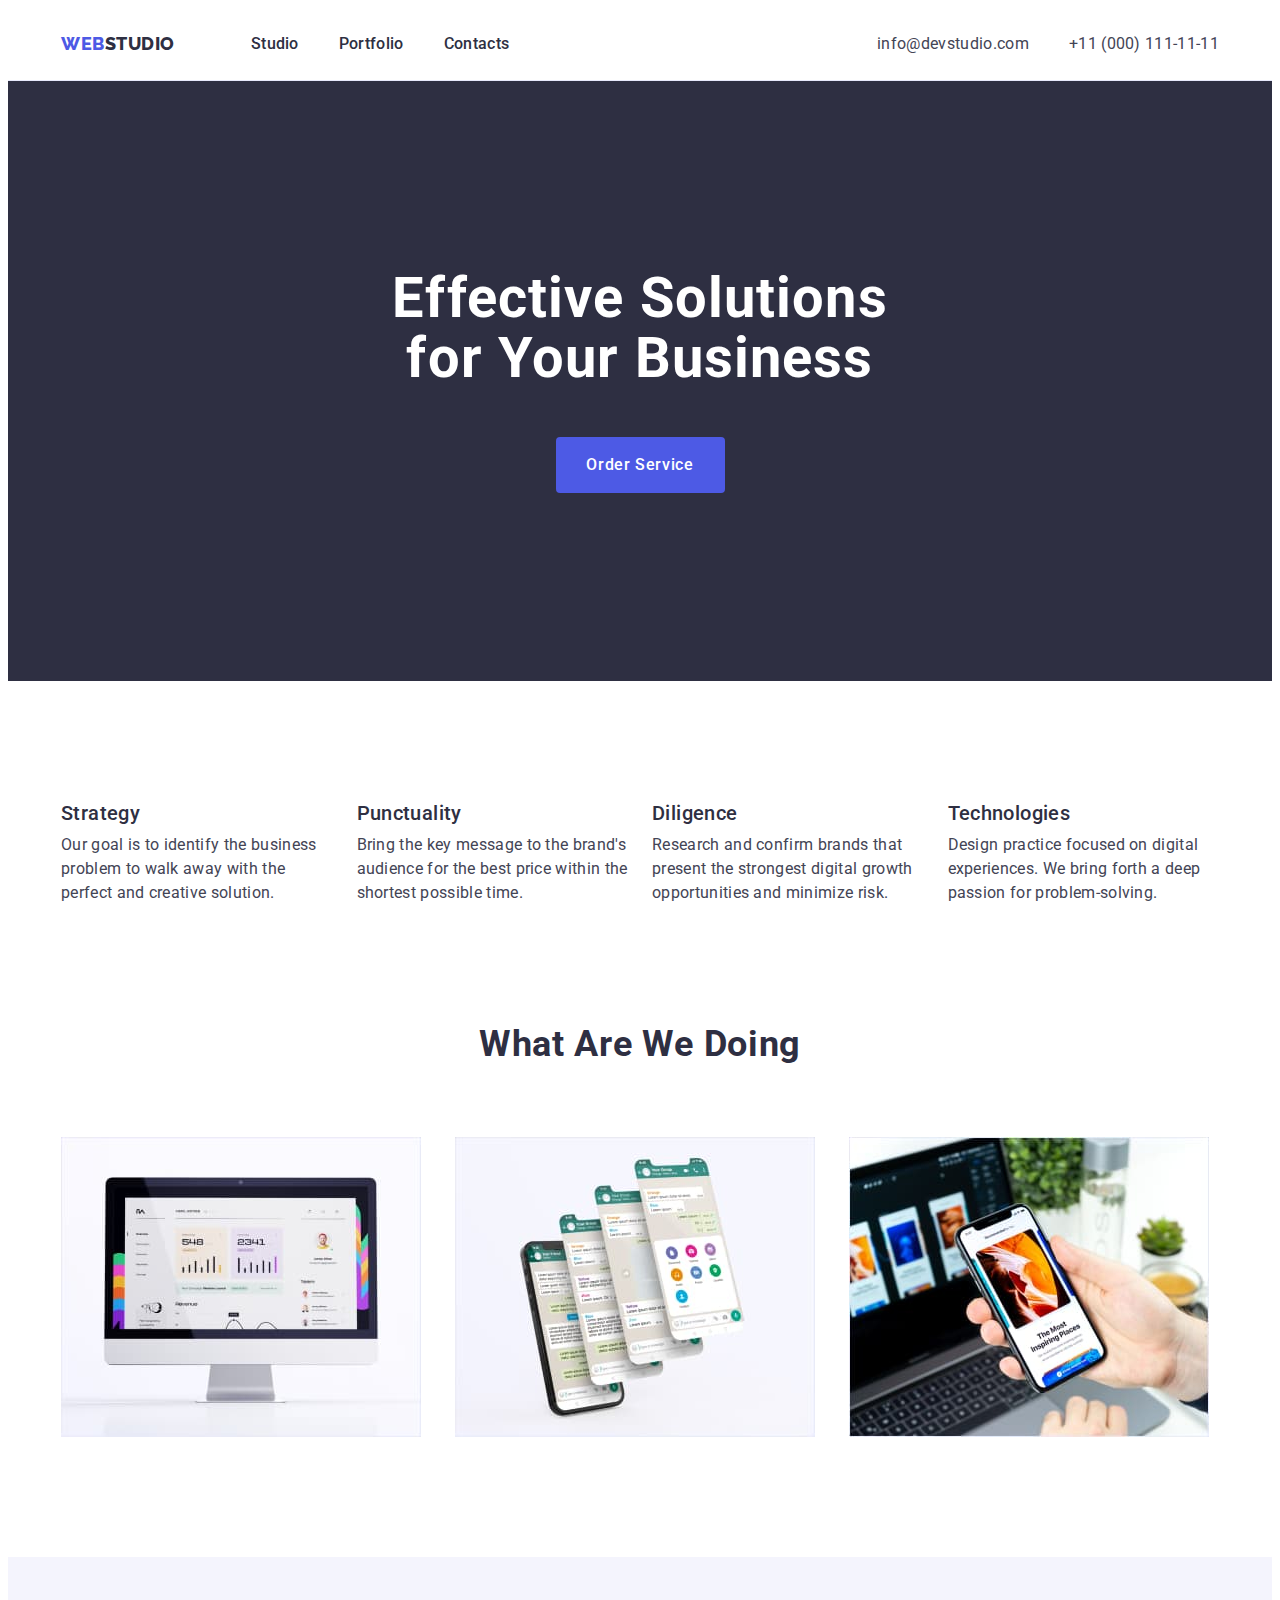
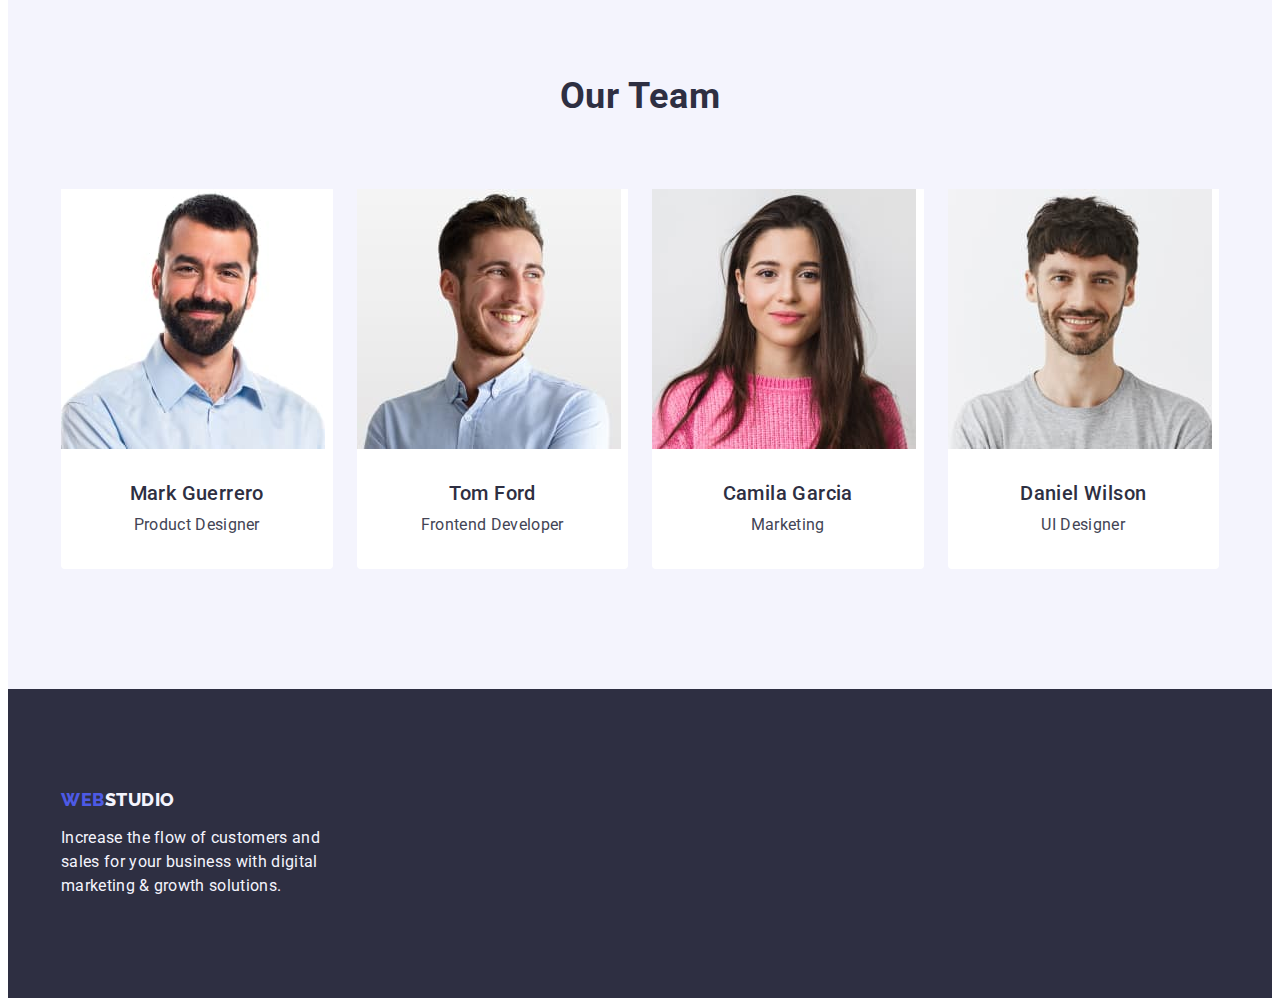
<file: index.html>
<!DOCTYPE html>
<html lang="en">
  <head>
    <meta charset="UTF-8" />
    <meta http-equiv="X-UA-Compatible" content="IE=edge" />
    <meta name="viewport" content="width=device-width, initial-scale=1.0" />
    <title>Document</title>
    <link rel="preconnect" href="https://fonts.googleapis.com" />
    <link rel="preconnect" href="https://fonts.gstatic.com" crossorigin />
    <link
      href="https://fonts.googleapis.com/css2?family=Raleway:wght@800&family=Roboto:wght@400;500;700;900&display=swap"
      rel="stylesheet"
    />
    <link
      rel="stylesheet"
      href="https://cdnjs.cloudflare.com/ajax/libs/modern-normalize/2.0.0/modern-normalize.min.css"
      integrity="sha512-4xo8blKMVCiXpTaLzQSLSw3KFOVPWhm/TRtuPVc4WG6kUgjH6J03IBuG7JZPkcWMxJ5huwaBpOpnwYElP/m6wg=="
      crossorigin="anonymous"
      referrerpolicy="no-referrer"
    />
    <link rel="stylesheet" href="./css/styles.css" />
  </head>
  <body>
    <!--HEADER-->
    <header class="header">
      <div class="container container-header">
        <nav class="page-nav">
          <a class="logo link" href="./index.html"
            >Web<span class="logo-studio">Studio</span></a
          >
          <ul class="menu list">
            <li class="menu-item">
              <a class="menu-link link" href="./index.html">Studio</a>
            </li>
            <li class="menu-item">
              <a class="menu-link link" href="./portfolio.html">Portfolio</a>
            </li>
            <li class="menu-item">
              <a class="menu-link link" href="">Contacts</a>
            </li>
          </ul>
        </nav>
        <address class="address">
          <ul class="address-list list">
            <li class="address-item">
              <a class="address-link link" href="mailto:info@devstudio.com"
                >info@devstudio.com</a
              >
            </li>
            <li class="address-item">
              <a class="address-link link" href="tel:+110001111111"
                >+11 (000) 111-11-11</a
              >
            </li>
          </ul>
        </address>
      </div>
    </header>
    <main>
      <!--HERO-->
      <section class="hero">
        <div class="container">
          <h1 class="hero-title">Effective Solutions for Your Business</h1>
          <button class="hero-btn" type="button">Order Service</button>
        </div>
      </section>
      <!--ABOUT-->
      <section class="about">
        <div class="container">
          <h2 class="visually-hidden">Personality</h2>
          <ul class="about-list list">
            <li class="about-list-item">
              <h3 class="about-item-title">Strategy</h3>
              <p class="about-item-text">
                Our goal is to identify the business problem to walk away with
                the perfect and creative solution.
              </p>
            </li>
            <li class="about-list-item">
              <h3 class="about-item-title">Punctuality</h3>
              <p class="about-item-text">
                Bring the key message to the brand's audience for the best price
                within the shortest possible time.
              </p>
            </li>
            <li class="about-list-item">
              <h3 class="about-item-title">Diligence</h3>
              <p class="about-item-text">
                Research and confirm brands that present the strongest digital
                growth opportunities and minimize risk.
              </p>
            </li>
            <li class="about-list-item">
              <h3 class="about-item-title">Technologies</h3>
              <p class="about-item-text">
                Design practice focused on digital experiences. We bring forth a
                deep passion for problem-solving.
              </p>
            </li>
          </ul>
        </div>
      </section>
      <!--PROJEKT-->
      <section class="projekt">
        <div class="container">
          <h2 class="projekt-title">What are we doing</h2>
          <ul class="projekt-list list">
            <li class="project-item">
              <img
                src="./images/wat-are-we-doing/img1.jpg"
                alt="Monitor picture"
                width="360"
                height="300"
              />
            </li>
            <li class="project-item">
              <img
                src="./images//wat-are-we-doing/img2.jpg"
                alt="Phone picture"
                width="360"
                height="300"
              />
            </li>
            <li class="project-item">
              <img
                src="./images//wat-are-we-doing/img3.jpg"
                alt="Laptop image"
                width="360"
                height="300"
              />
            </li>
          </ul>
        </div>
      </section>
      <!--TEAM-->
      <section class="team">
        <div class="container">
          <h2 class="team-title">Our Team</h2>
          <ul class="team-list list">
            <li class="team-item">
              <img
                src="./images/team/mark-guerrero.jpg"
                alt="Photo by Mark Guerrero"
                width="264"
                height="260"
              />
              <div class="caption-team-img">
                <h3 class="team-name">Mark Guerrero</h3>
                <p class="team-profession">Product Designer</p>
              </div>
            </li>
            <li class="team-item">
              <img
                src="./images/team/tom-ford.jpg"
                alt="Photo by Tom Ford"
                width="264"
                height="260"
              />
              <div class="caption-team-img">
                <h3 class="team-name">Tom Ford</h3>
                <p class="team-profession">Frontend Developer</p>
              </div>
            </li>
            <li class="team-item">
              <img
                src="./images/team/camila-garcia.jpg"
                alt="Photo by Camila Garcia"
                width="264"
                height="260"
              />
              <div class="caption-team-img">
                <h3 class="team-name">Camila Garcia</h3>
                <p class="team-profession">Marketing</p>
              </div>
            </li>
            <li class="team-item">
              <img
                src="./images/team/daniel-wilson.jpg"
                alt="Photo by Daniel Wilson"
                width="264"
                height="260"
              />
              <div class="caption-team-img">
                <h3 class="team-name">Daniel Wilson</h3>
                <p class="team-profession">UI Designer</p>
              </div>
            </li>
          </ul>
        </div>
      </section>
    </main>
    <!--FOOTER-->
    <footer class="footer">
      <div class="container">
        <a class="logo link logo-footer" href="./index.html"
          >Web<span class="logo-studio studio">Studio</span></a
        >
        <p class="footer-text">
          Increase the flow of customers and sales for your business with
          digital marketing & growth solutions.
        </p>
      </div>
    </footer>
  </body>
</html>
</file>
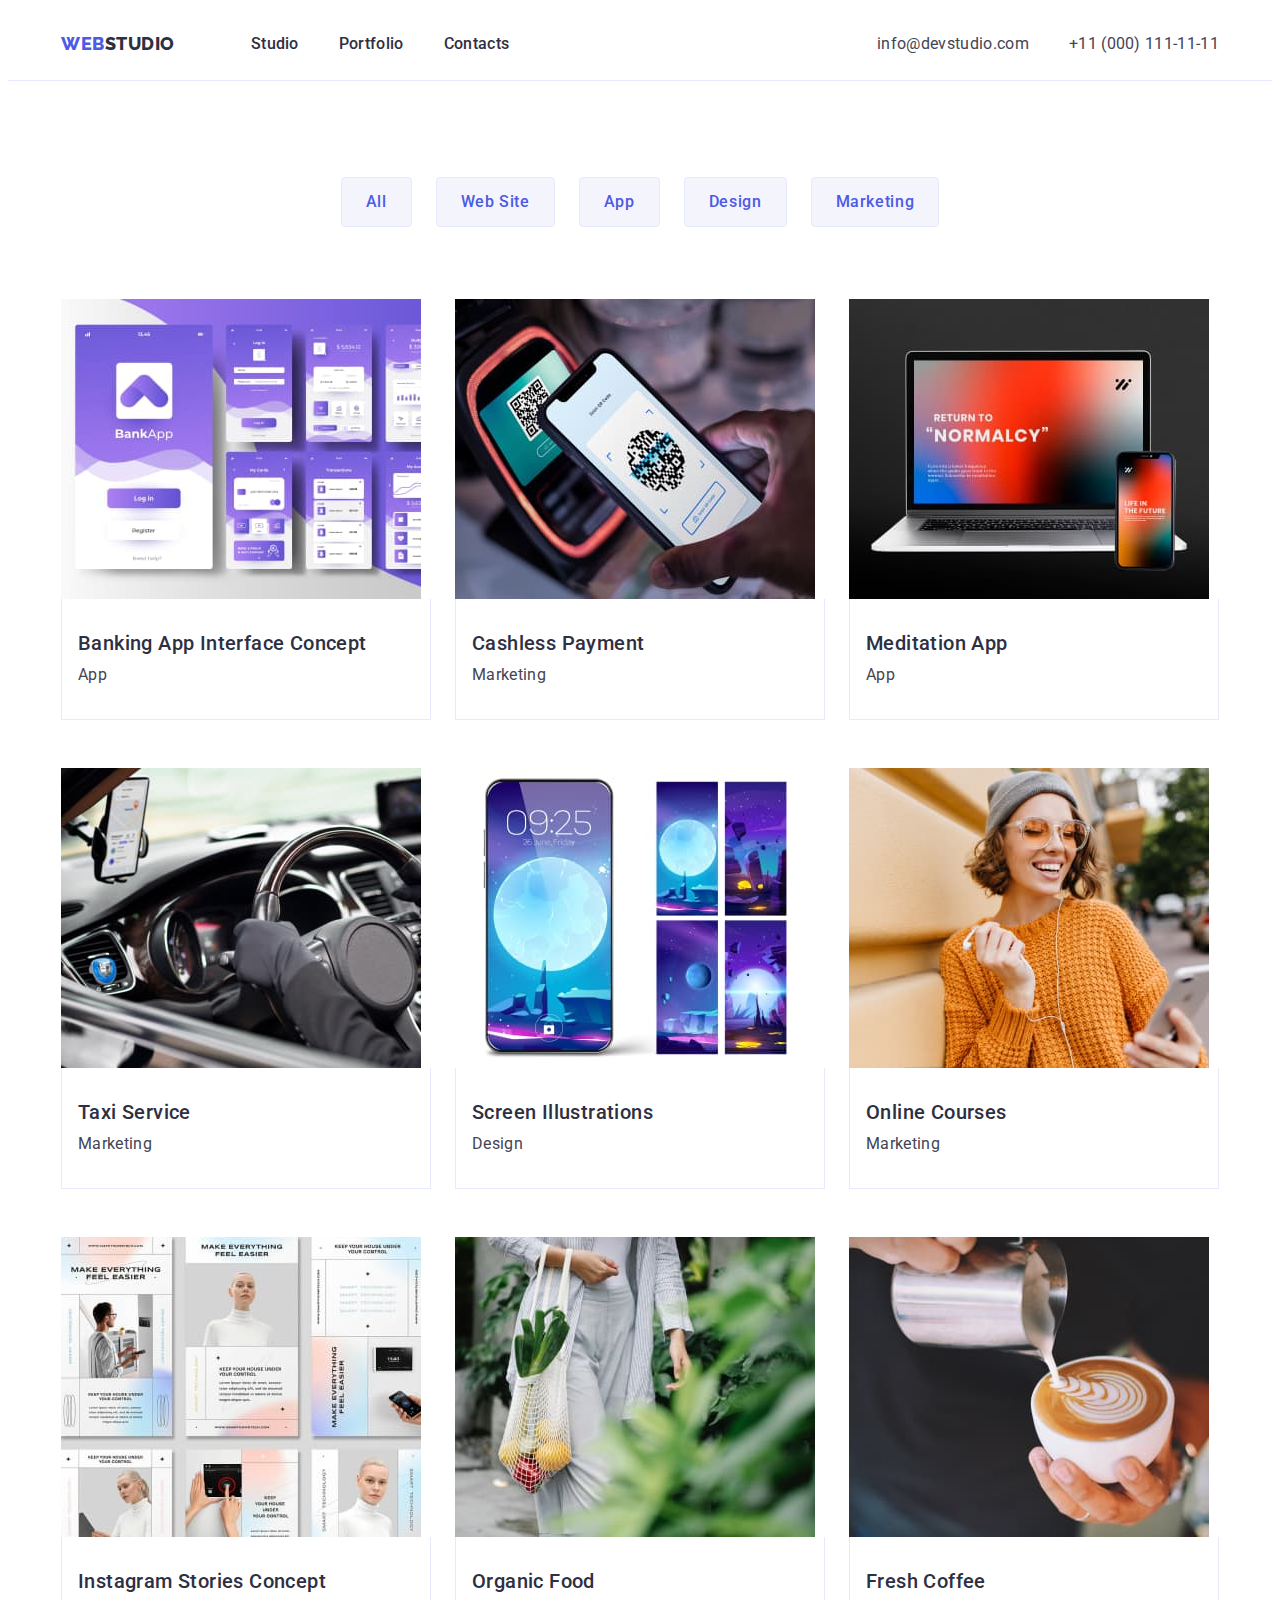
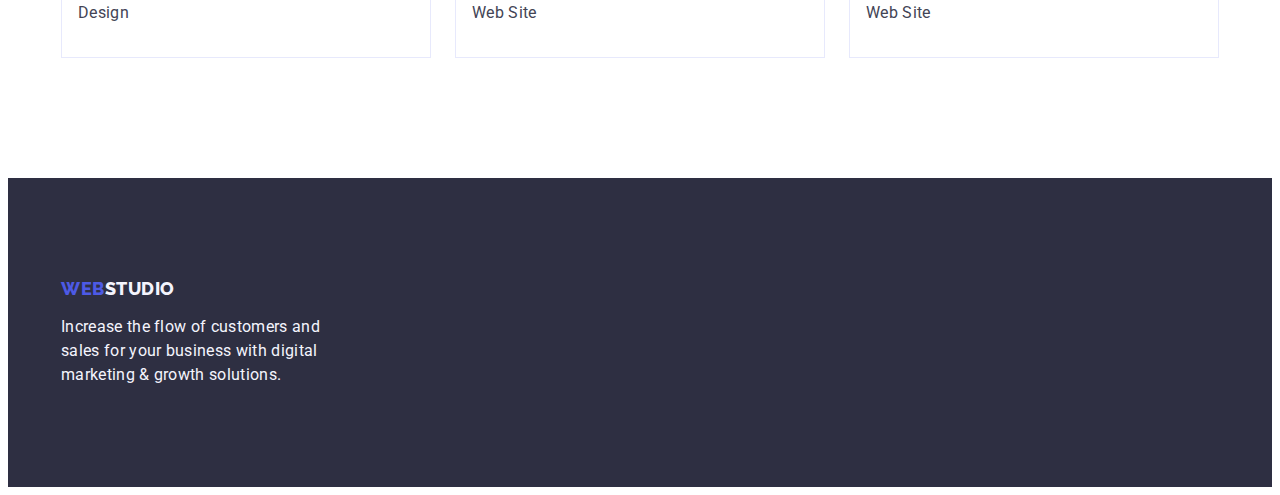
<file: portfolio.html>
<!DOCTYPE html>
<html lang="en">
  <head>
    <meta charset="UTF-8" />
    <meta http-equiv="X-UA-Compatible" content="IE=edge" />
    <meta name="viewport" content="width=device-width, initial-scale=1.0" />
    <title>Portfolio</title>
    <link rel="preconnect" href="https://fonts.googleapis.com" />
    <link rel="preconnect" href="https://fonts.gstatic.com" crossorigin />
    <link
      href="https://fonts.googleapis.com/css2?family=Raleway:wght@800&family=Roboto:wght@400;500;700;900&display=swap"
      rel="stylesheet"
    />
    <link
      rel="stylesheet"
      href="https://cdnjs.cloudflare.com/ajax/libs/modern-normalize/2.0.0/modern-normalize.min.css"
      integrity="sha512-4xo8blKMVCiXpTaLzQSLSw3KFOVPWhm/TRtuPVc4WG6kUgjH6J03IBuG7JZPkcWMxJ5huwaBpOpnwYElP/m6wg=="
      crossorigin="anonymous"
      referrerpolicy="no-referrer"
    />
    <link rel="stylesheet" href="./css/styles.css" />
  </head>
  <body>
    <!--HEDER-->
    <header class="header">
      <div class="container container-header">
        <nav class="page-nav">
          <a class="logo link" href="./index.html"
            >Web<span class="logo-studio">Studio</span></a
          >
          <ul class="menu list">
            <li class="menu-item">
              <a class="menu-link link" href="./index.html">Studio</a>
            </li>
            <li class="menu-item">
              <a class="menu-link link" href="./portfolio.html">Portfolio</a>
            </li>
            <li class="menu-item">
              <a class="menu-link link" href="">Contacts</a>
            </li>
          </ul>
        </nav>
        <address class="address">
          <ul class="address-list list">
            <li class="address-item">
              <a class="address-link link" href="mailto:info@devstudio.com"
                >info@devstudio.com</a
              >
            </li>
            <li class="address-item">
              <a class="address-link link" href="tel:+110001111111"
                >+11 (000) 111-11-11</a
              >
            </li>
          </ul>
        </address>
      </div>
    </header>
    <main>
      <!--GALLERY-->
      <section class="gallery">
        <div class="container">
          <h1 class="visually-hidden">Our works</h1>
          <ul class="button-list list">
            <li><button class="gallery-nav-btn" type="button">All</button></li>
            <li>
              <button class="gallery-nav-btn" type="button">Web Site</button>
            </li>
            <li><button class="gallery-nav-btn" type="button">App</button></li>
            <li>
              <button class="gallery-nav-btn" type="button">Design</button>
            </li>
            <li>
              <button class="gallery-nav-btn" type="button">Marketing</button>
            </li>
          </ul>
          <ul class="gallery-list list">
            <li class="gallery-list-item">
              <a class="link" href="">
                <img
                  src="./images/works/work1.jpg"
                  alt="Banking app"
                  width="360"
                  height="300"
                />
                <div class="caption-gallerry-img">
                  <h2 class="gallery-title">Banking App Interface Concept</h2>
                  <p class="gallery-category">App</p>
                </div>
              </a>
            </li>
            <li class="gallery-list-item">
              <a class="link" href="">
                <img
                  src="./images/works/work2.jpg"
                  alt="Cashless payment"
                  width="360"
                  height="300"
                />
                <div class="caption-gallerry-img">
                  <h2 class="gallery-title">Cashless Payment</h2>
                  <p class="gallery-category">Marketing</p>
                </div>
              </a>
            </li>
            <li class="gallery-list-item">
              <a class="link" href="">
                <img
                  src="./images/works/work3.jpg"
                  alt="Meditation app"
                  width="360"
                  height="300"
                />
                <div class="caption-gallerry-img">
                  <h2 class="gallery-title">Meditation App</h2>
                  <p class="gallery-category">App</p>
                </div>
              </a>
            </li>
            <li class="gallery-list-item">
              <a class="link" href="">
                <img
                  src="./images/works/work4.jpg"
                  alt="Taxi service"
                  width="360"
                  height="300"
                />
                <div class="caption-gallerry-img">
                  <h2 class="gallery-title">Taxi Service</h2>
                  <p class="gallery-category">Marketing</p>
                </div>
              </a>
            </li>
            <li class="gallery-list-item">
              <a class="link" href="">
                <img
                  src="./images/works/work5.jpg"
                  alt="Screen illustrations"
                  width="360"
                  height="300"
                />
                <div class="caption-gallerry-img">
                  <h2 class="gallery-title">Screen Illustrations</h2>
                  <p class="gallery-category">Design</p>
                </div>
              </a>
            </li>
            <li class="gallery-list-item">
              <a class="link" href="">
                <img
                  src="./images/works/work6.jpg"
                  alt="A girl with a phone"
                  width="360"
                  height="300"
                />
                <div class="caption-gallerry-img">
                  <h2 class="gallery-title">Online Courses</h2>
                  <p class="gallery-category">Marketing</p>
                </div>
              </a>
            </li>
            <li class="gallery-list-item">
              <a class="link" href="">
                <img
                  src="./images/works/work7.jpg"
                  alt="Instagram stories"
                  width="360"
                  height="300"
                />
                <div class="caption-gallerry-img">
                  <h2 class="gallery-title">Instagram Stories Concept</h2>
                  <p class="gallery-category">Design</p>
                </div>
              </a>
            </li>
            <li class="gallery-list-item">
              <a class="link" href="">
                <img
                  src="./images/works/work8.jpg"
                  alt="Organic food"
                  width="360"
                  height="300"
                />
                <div class="caption-gallerry-img">
                  <h2 class="gallery-title">Organic Food</h2>
                  <p class="gallery-category">Web Site</p>
                </div>
              </a>
            </li>
            <li class="gallery-list-item">
              <a class="link" href="">
                <img
                  src="./images/works/work9.jpg"
                  alt="Fresh coffee"
                  width="360"
                  height="300"
                />
                <div class="caption-gallerry-img">
                  <h2 class="gallery-title">Fresh Coffee</h2>
                  <p class="gallery-category">Web Site</p>
                </div>
              </a>
            </li>
          </ul>
        </div>
      </section>
    </main>
    <!--FOOTER-->
    <footer class="footer">
      <div class="container">
        <a class="logo link logo-footer" href="./index.html"
          >Web<span class="logo-studio studio">Studio</span></a
        >
        <p class="footer-text">
          Increase the flow of customers and sales for your business with
          digital marketing & growth solutions.
        </p>
      </div>
    </footer>
  </body>
</html>
</file>
<file: css/styles.css>
:root {
  --primary-text-color: #434455;
  --secondary-text-color: #2e2f42;
  --main-bg-color: #ffffff;
  --accent-color: #4d5ae5;
}

p,
h1,
h2,
h3,
h4,
h5,
h6 {
  margin: 0;
}

ul {
  margin: 0;
  padding: 0;
}

img {
  display: block;
  max-width: 100%;
  height: auto;
}

.container {
  max-width: 1158px;
  padding-left: 15px;
  padding-right: 15px;
  margin: 0 auto;
}

body {
  font-family: "Roboto", sans-serif;
  color: var(--primary-text-color);
  background-color: var(--main-bg-color);
}

.link {
  text-decoration: none;
}

.list {
  list-style: none;
}

/* heder */

.header {
  border-bottom: 1px solid #e7e9fc;
}

.container-header {
  display: flex;
}

.page-nav {
  display: flex;
  align-items: center;
}

.menu {
  display: flex;
}

.menu-link,
.address-link {
  display: block;
  padding-top: 24px;
  padding-bottom: 24px;
}

.address-list {
  display: flex;
}

.logo {
  font-family: "Raleway", sans-serif;
  font-weight: 800;
  font-size: 18px;
  line-height: 1.17;
  letter-spacing: 0.03em;
  text-transform: uppercase;
  color: #4d5ae5;

  display: block;
  margin-right: 76px;
}

.logo-studio {
  color: #2e2f42;
}

.menu-link {
  font-weight: 500;
  font-size: 16px;
  line-height: 1.5;
  letter-spacing: 0.02em;
  color: var(--secondary-text-color);
}

.menu-item {
  margin-right: 40px;
}

.menu-item:last-child {
  margin-right: 0;
}

.address-item {
  margin-right: 40px;
}

.address-item:last-child {
  margin-right: 0;
}

.menu-link:hover,
.menu-link:focus {
  color: #404bbf;
}

.address-link {
  font-style: normal;
  font-size: 16px;
  line-height: 1.5;
  letter-spacing: 0.02em;
  color: var(--primary-text-color);
}

.address {
  font-style: normal;
  display: flex;
  margin-left: auto;
}

.address-link:hover,
.address-link:focus {
  color: #404bbf;
}

/* Hero */

.hero {
  background: #2e2f42;

  padding-top: 188px;
  padding-bottom: 188px;
}

.hero-title {
  font-weight: 700;
  font-size: 56px;
  line-height: 1.07;
  letter-spacing: 0.02em;
  color: #ffffff;
  text-align: center;

  max-width: 496px;
  margin: 0 auto;
  margin-bottom: 48px;
}

.hero-btn {
  font-family: "Roboto", sans-serif;
  font-weight: 500;
  font-size: 16px;
  line-height: 1.5;
  display: block;
  letter-spacing: 0.04em;
  color: #ffffff;
  background-color: var(--accent-color);
  cursor: pointer;
  border: none;

  min-width: 169px;
  height: 56px;
  border-radius: 4px;
  margin: 0 auto;
}

.hero-btn:hover,
.hero-btn:focus {
  color: #ffffff;
  background-color: #404bbf;
}

/* About */
.about {
  padding-top: 120px;
  padding-bottom: 120px;
}

.about-list {
  display: flex;
  flex-wrap: wrap;
  gap: 24px;
}

.about-list-item {
  flex-basis: calc((100% - 3 * 24px) / 4);
}

.about-item-title {
  font-weight: 500;
  font-size: 20px;
  line-height: 1.2;
  letter-spacing: 0.02em;
  color: var(--secondary-text-color);

  margin-bottom: 8px;
}

.about-item-text {
  font-size: 16px;
  line-height: 1.5;
  letter-spacing: 0.02em;
  color: var(--primary-text-color);
}

.visually-hidden {
  position: absolute;
  width: 1px;
  height: 1px;
  margin: -1px;
  border: 0;
  padding: 0;
  white-space: nowrap;
  clip-path: inset(100%);
  clip: rect(0 0 0 0);
  overflow: hidden;
}

/* Projekt */

.projekt {
  padding-bottom: 120px;
}

.team-title,
.projekt-title {
  font-weight: 700;
  font-size: 36px;
  line-height: 1.11;
  text-align: center;
  letter-spacing: 0.02em;
  text-transform: capitalize;
  color: var(--secondary-text-color);

  margin-bottom: 72px;
}

.projekt-list {
  display: flex;
  flex-wrap: wrap;
  gap: 24px;
}

.project-item {
  flex-basis: calc((100% - 2 * 24px) / 3);
}

/* Team */

.team {
  background-color: #f4f4fd;

  padding-top: 120px;
  padding-bottom: 120px;
}

.team-list {
  display: flex;
  flex-wrap: wrap;
  gap: 24px;
}

.team-item {
  background-color: #ffffff;
  flex-basis: calc((100% - 3 * 24px) / 4);
  border-radius: 0px 0px 4px 4px;
}

.team-name {
  font-weight: 500;
  font-size: 20px;
  line-height: 1.2;
  text-align: center;
  letter-spacing: 0.02em;
  color: var(--secondary-text-color);

  margin-bottom: 8px;
}

.team-profession {
  font-size: 16px;
  line-height: 1.5;
  text-align: center;
  letter-spacing: 0.02em;
  color: var(--primary-text-color);
}

.caption-team-img {
  padding: 32px 16px;
}

/* Footer */

.footer {
  background-color: var(--secondary-text-color);

  padding-top: 100px;
  padding-bottom: 100px;
}

.studio {
  color: #f4f4fd;
}

.logo-footer {
  display: inline-block;
  margin-bottom: 16px;
}

.footer-text {
  font-size: 16px;
  line-height: 1.5;
  letter-spacing: 0.02em;
  color: #f4f4fd;

  width: 264px;
}

/* Gallery */

.gallery {
  padding-top: 96px;
  padding-bottom: 120px;
}

.button-list {
  display: flex;
  margin-bottom: 72px;
  justify-content: center;
  gap: 24px;
}

.gallery-nav-btn {
  font-family: "Roboto", sans-serif;
  font-weight: 500;
  font-size: 16px;
  line-height: 1.5;
  display: flex;
  align-items: center;
  text-align: center;
  letter-spacing: 0.04em;
  color: var(--accent-color);
  background-color: #f4f4fd;
  cursor: pointer;

  padding: 12px 24px;
  border: 1px solid #e7e9fc;
  border-radius: 4px;
}

.gallery-nav-btn:hover,
.gallery-nav-btn:focus {
  color: #ffffff;
  background-color: #404bbf;
  border: 1px solid transparent;
}

.gallery-list {
  display: flex;
  flex-wrap: wrap;
  gap: 48px 24px;
}

.gallery-list-item {
  width: calc((100% - 2 * 24px) / 3);
}

.gallery-title {
  font-weight: 500;
  font-size: 20px;
  line-height: 1.2;
  letter-spacing: 0.02em;
  color: var(--secondary-text-color);

  margin-bottom: 8px;
}

.gallery-category {
  font-size: 16px;
  line-height: 1.5;
  letter-spacing: 0.02em;
  color: var(--primary-text-color);
}

.caption-gallerry-img {
  display: flex;
  flex-direction: column;
  justify-content: center;
  align-items: flex-start;
  padding: 32px 16px;
  border: 1px solid #e7e9fc;
  border-top: none;
}
</file>
